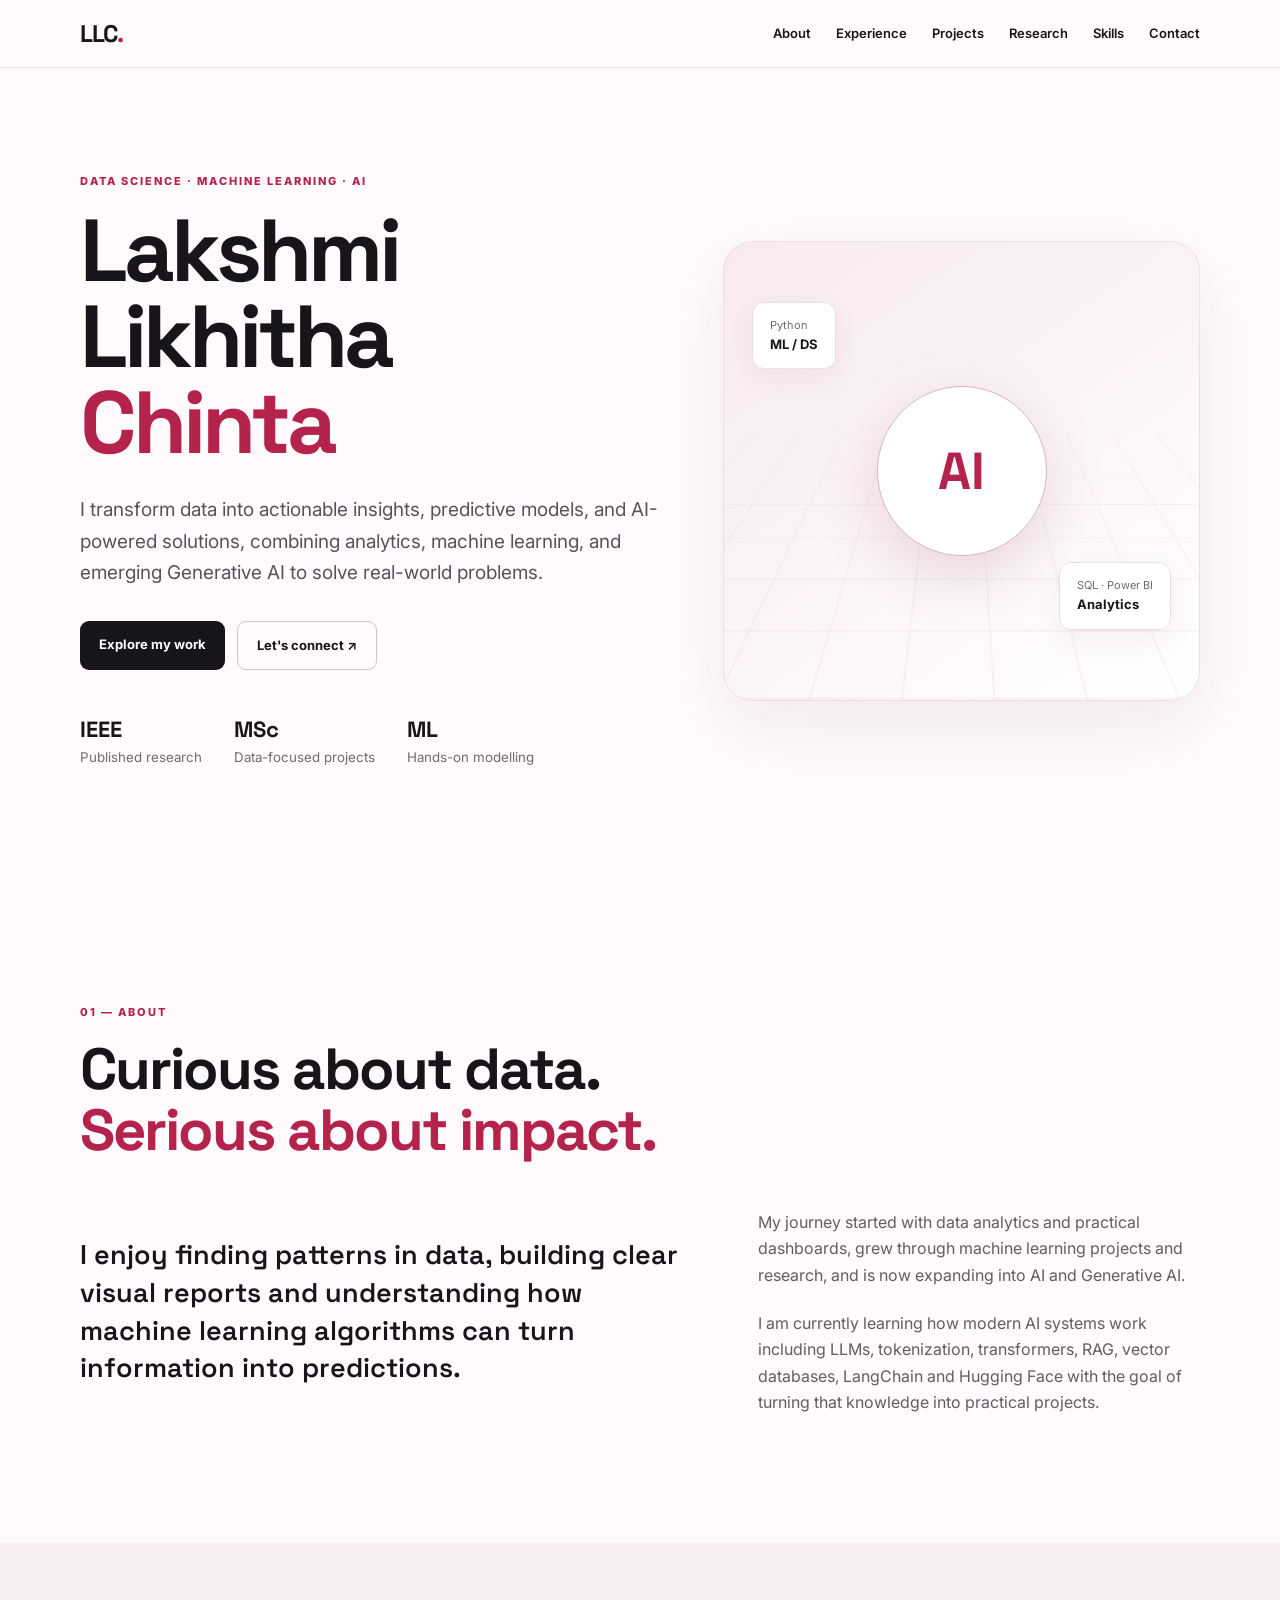
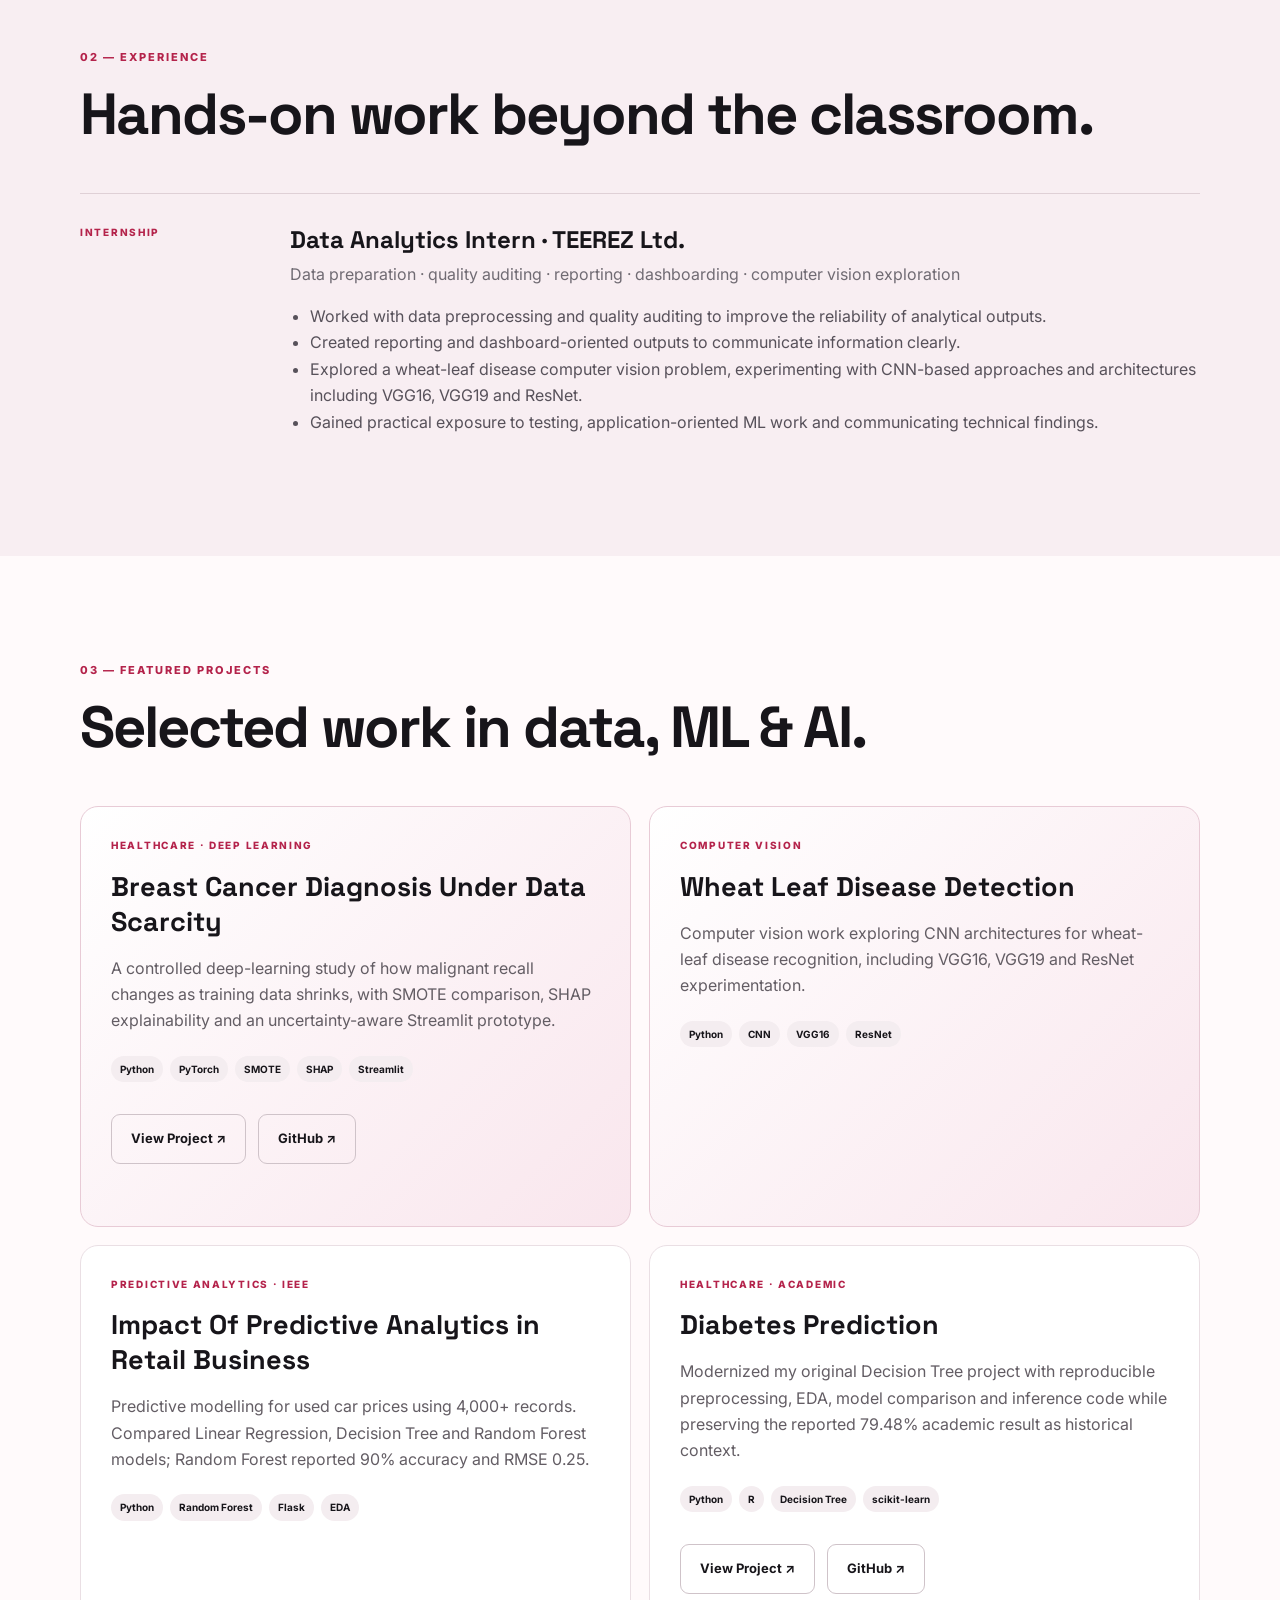
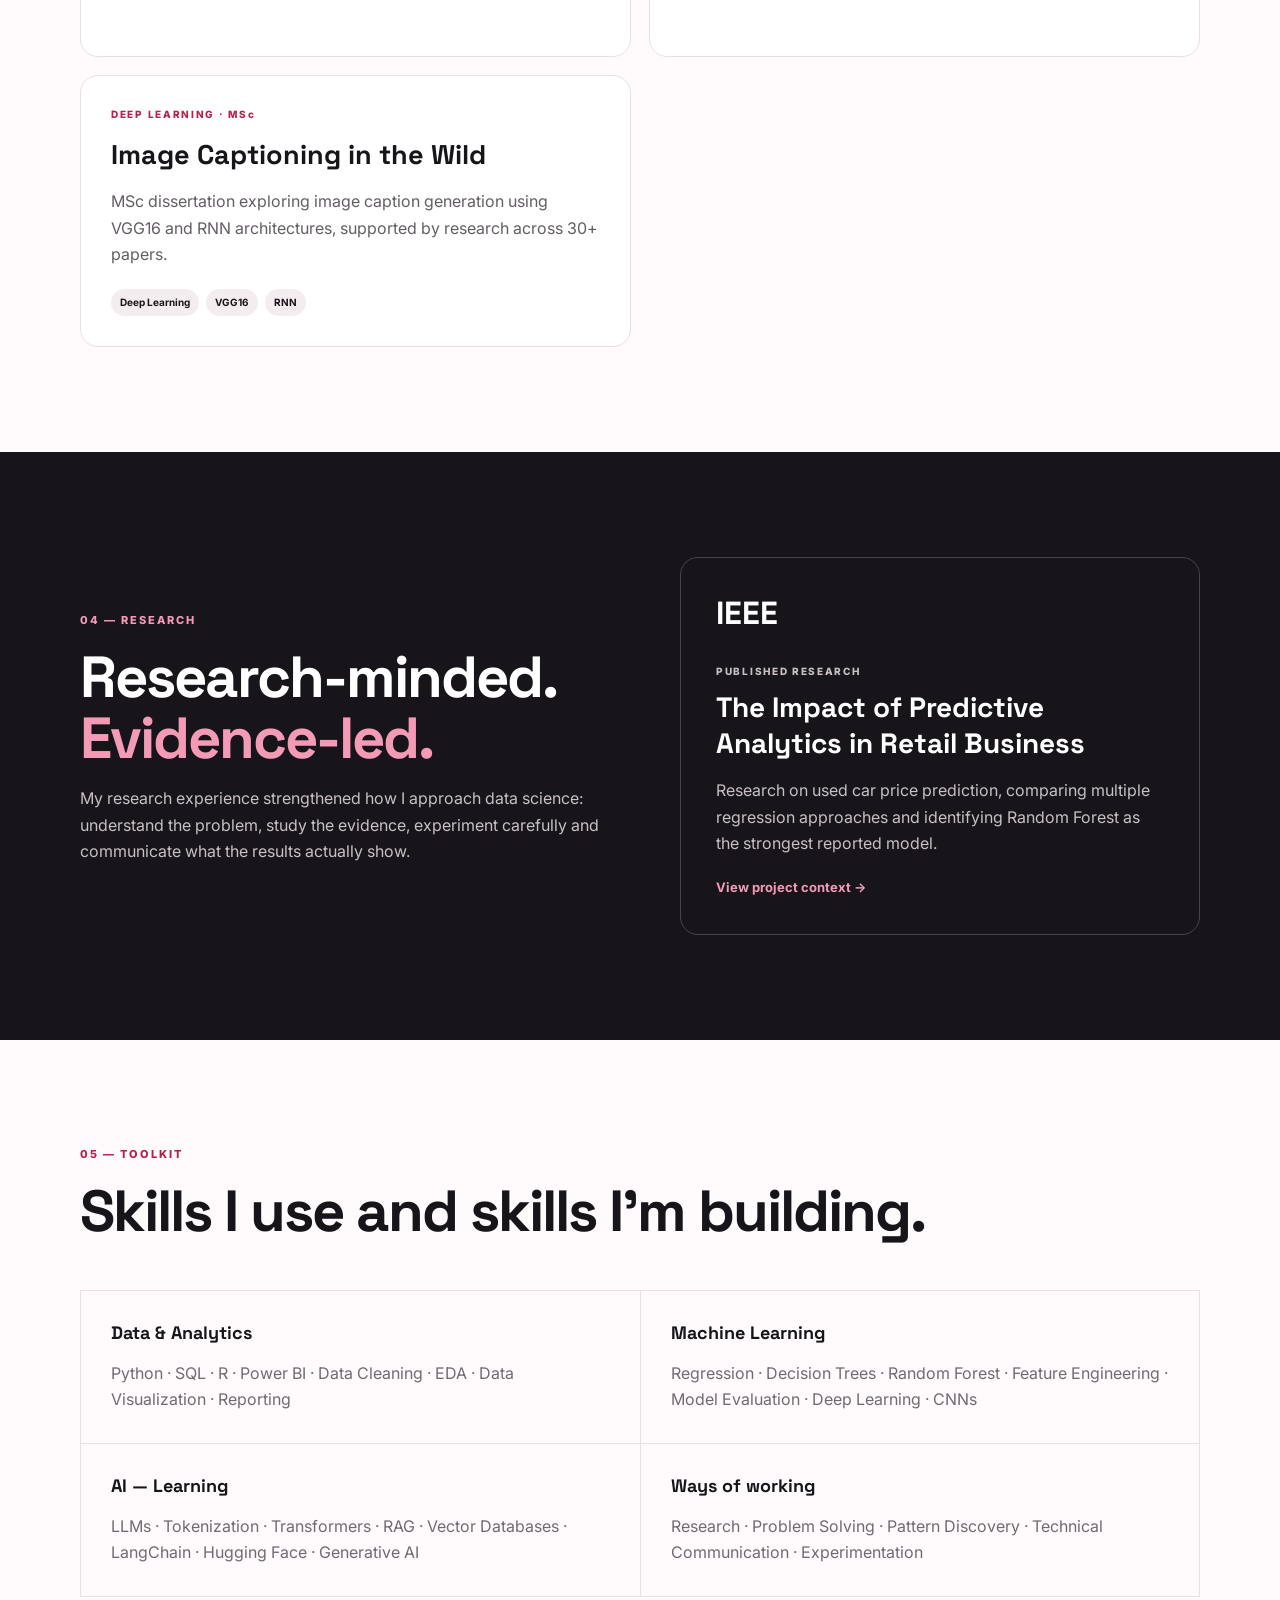
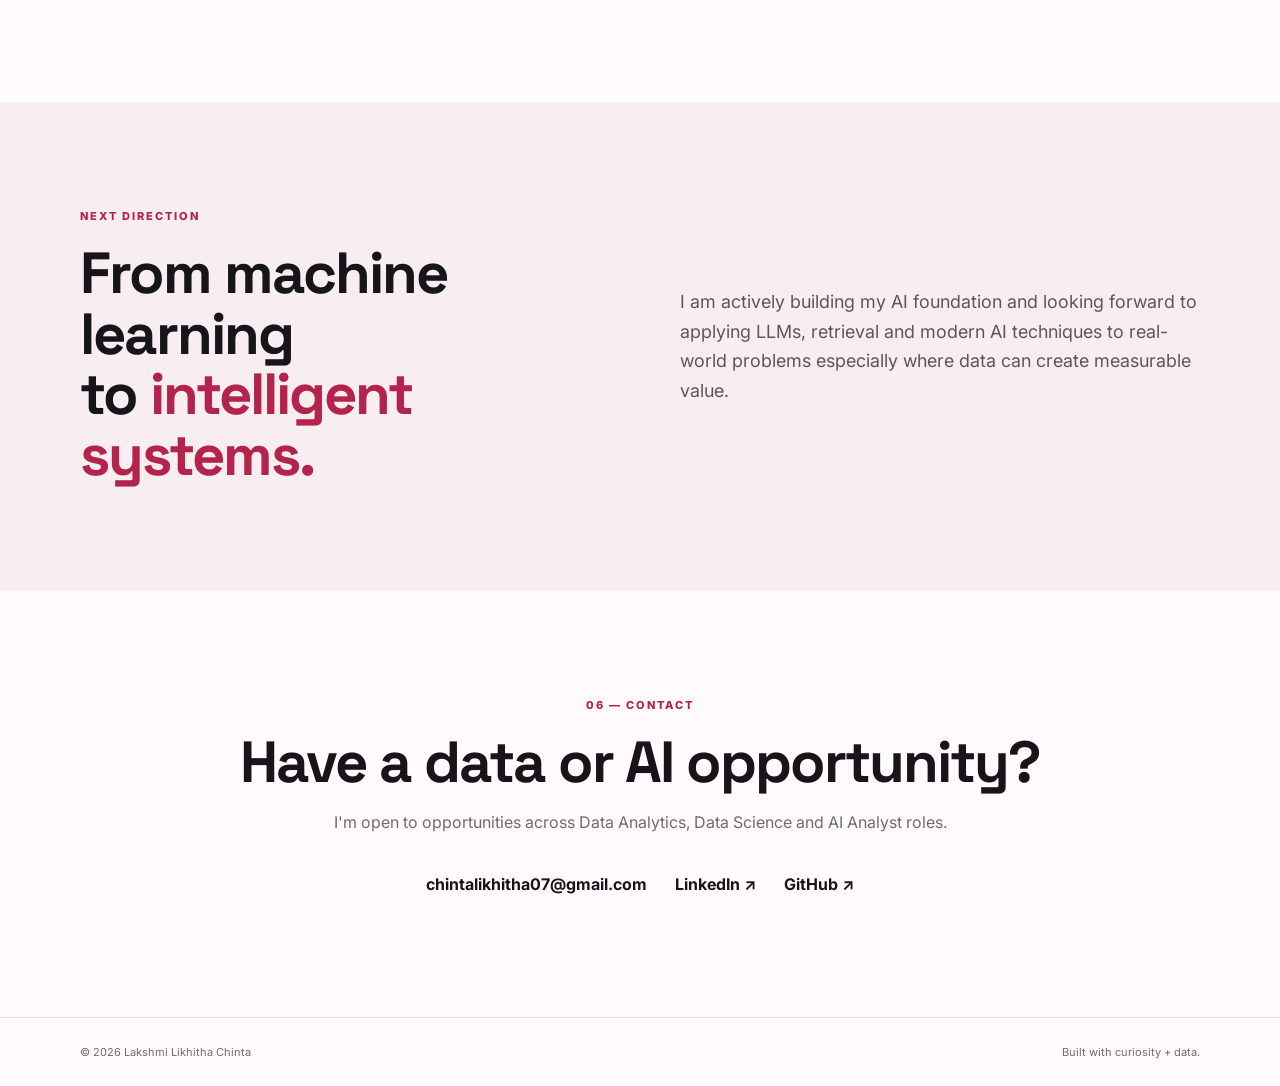
<file: index.html>
<!doctype html>
<html lang="en">
<head>
<meta charset="utf-8"><meta name="viewport" content="width=device-width,initial-scale=1">
<title>Lakshmi Likhitha Chinta | Data Science & AI Professional</title>
<meta name="description" content="Portfolio of Lakshmi Likhitha Chinta — Data Science, Machine Learning, Analytics and emerging Generative AI. Research and IEEE publication.">
<link rel="preconnect" href="https://fonts.googleapis.com"><link rel="preconnect" href="https://fonts.gstatic.com" crossorigin><link href="https://fonts.googleapis.com/css2?family=Inter:wght@400;500;600;700;800&family=Space+Grotesk:wght@500;600;700&display=swap" rel="stylesheet">
<link rel="stylesheet" href="style.css">
</head>
<body>
<header class="nav"><a class="brand" href="#top">LLC<span>.</span></a><nav><a href="#about">About</a><a href="#experience">Experience</a><a href="#projects">Projects</a><a href="#research">Research</a><a href="#skills">Skills</a><a href="#contact">Contact</a></nav></header>
<main id="top">
<section class="hero wrap"><div class="hero-copy"><p class="eyebrow">DATA SCIENCE · MACHINE LEARNING · AI</p><h1>Lakshmi Likhitha<br><span>Chinta</span></h1><p class="lead">I transform data into actionable insights, predictive models, and AI-powered solutions, combining analytics, machine learning, and emerging Generative AI to solve real-world problems.</p><div class="actions"><a class="btn primary" href="#projects">Explore my work</a><a class="btn ghost" href="mailto:chintalikhitha07@gmail.com">Let's connect ↗</a></div><div class="proof"><div><strong>IEEE</strong><small>Published research</small></div><div><strong>MSc</strong><small>Data-focused projects</small></div><div><strong>ML</strong><small>Hands-on modelling</small></div></div></div><div class="hero-card"><div class="grid-art"></div><div class="floating one">Python<br><b>ML / DS</b></div><div class="floating two">SQL · Power BI<br><b>Analytics</b></div><div class="orb">AI</div></div></section>
<section id="about" class="section wrap"><div class="section-head"><p class="eyebrow">01 — ABOUT</p><h2>Curious about data.<br><span>Serious about impact.</span></h2></div><div class="about-grid"><p class="bigtext">I enjoy finding patterns in data, building clear visual reports and understanding how machine learning algorithms can turn information into predictions.</p><div class="copy"><p>My journey started with data analytics and practical dashboards, grew through machine learning projects and research, and is now expanding into AI and Generative AI.</p><p>I am currently learning how modern AI systems work including LLMs, tokenization, transformers, RAG, vector databases, LangChain and Hugging Face with the goal of turning that knowledge into practical projects.</p></div></div></section>
<section id="experience" class="section tinted"><div class="wrap"><div class="section-head"><p class="eyebrow">02 — EXPERIENCE</p><h2>Hands-on work beyond the classroom.</h2></div><article class="experience"><div class="date">INTERNSHIP</div><div><h3>Data Analytics Intern · TEEREZ Ltd.</h3><p class="muted">Data preparation · quality auditing · reporting · dashboarding · computer vision exploration</p><ul><li>Worked with data preprocessing and quality auditing to improve the reliability of analytical outputs.</li><li>Created reporting and dashboard-oriented outputs to communicate information clearly.</li><li>Explored a wheat-leaf disease computer vision problem, experimenting with CNN-based approaches and architectures including VGG16, VGG19 and ResNet.</li><li>Gained practical exposure to testing, application-oriented ML work and communicating technical findings.</li></ul></div></article></div></section>
<section id="projects" class="section wrap"><div class="section-head"><p class="eyebrow">03 — FEATURED PROJECTS</p><h2>Selected work in data, ML & AI.</h2></div><div class="cards"><article class="card featured"><div class="tag">HEALTHCARE · DEEP LEARNING</div><h3>Breast Cancer Diagnosis Under Data Scarcity</h3><p>A controlled deep-learning study of how malignant recall changes as training data shrinks, with SMOTE comparison, SHAP explainability and an uncertainty-aware Streamlit prototype.</p><div class="chips"><span>Python</span><span>PyTorch</span><span>SMOTE</span><span>SHAP</span><span>Streamlit</span></div><div class="actions"><a class="btn ghost" href="projects/breast-cancer-diagnosis/">View Project ↗</a><a class="btn ghost" href="https://github.com/Likhitha-Chinta07/breast-cancer-diagnosis-dl" target="_blank" rel="noopener">GitHub ↗</a></div></article>
<article class="card featured"><div class="tag">COMPUTER VISION</div><h3>Wheat Leaf Disease Detection</h3><p>Computer vision work exploring CNN architectures for wheat-leaf disease recognition, including VGG16, VGG19 and ResNet experimentation.</p><div class="chips"><span>Python</span><span>CNN</span><span>VGG16</span><span>ResNet</span></div></article>
<article class="card"><div class="tag">PREDICTIVE ANALYTICS · IEEE</div><h3>Impact Of Predictive Analytics in Retail Business</h3><p>Predictive modelling for used car prices using 4,000+ records. Compared Linear Regression, Decision Tree and Random Forest models; Random Forest reported 90% accuracy and RMSE 0.25.</p><div class="chips"><span>Python</span><span>Random Forest</span><span>Flask</span><span>EDA</span></div></article>
<article class="card"><div class="tag">HEALTHCARE · ACADEMIC</div><h3>Diabetes Prediction</h3><p>Modernized my original Decision Tree project with reproducible preprocessing, EDA, model comparison and inference code while preserving the reported 79.48% academic result as historical context.</p><div class="chips"><span>Python</span><span>R</span><span>Decision Tree</span><span>scikit-learn</span></div><div class="actions"><a class="btn ghost" href="projects/diabetes-prediction/">View Project ↗</a><a class="btn ghost" href="https://github.com/Likhitha-Chinta07/Likhitha-Chinta07.github.io/tree/main/projects/diabetes-prediction" target="_blank" rel="noopener">GitHub ↗</a></div></article>
<article class="card"><div class="tag">DEEP LEARNING · MSc</div><h3>Image Captioning in the Wild</h3><p>MSc dissertation exploring image caption generation using VGG16 and RNN architectures, supported by research across 30+ papers.</p><div class="chips"><span>Deep Learning</span><span>VGG16</span><span>RNN</span></div></article>
</div></section>
<section id="research" class="section dark"><div class="wrap research-grid"><div><p class="eyebrow">04 — RESEARCH</p><h2>Research-minded.<br><span>Evidence-led.</span></h2><p>My research experience strengthened how I approach data science: understand the problem, study the evidence, experiment carefully and communicate what the results actually show.</p></div><div class="publication"><div class="pub-mark">IEEE</div><p class="tag">PUBLISHED RESEARCH</p><h3>The Impact of Predictive Analytics in Retail Business</h3><p>Research on used car price prediction, comparing multiple regression approaches and identifying Random Forest as the strongest reported model.</p><a href="#projects">View project context →</a></div></div></section>
<section id="skills" class="section wrap"><div class="section-head"><p class="eyebrow">05 — TOOLKIT</p><h2>Skills I use and skills I'm building.</h2></div><div class="skill-grid"><div><h3>Data & Analytics</h3><p>Python · SQL · R · Power BI · Data Cleaning · EDA · Data Visualization · Reporting</p></div><div><h3>Machine Learning</h3><p>Regression · Decision Trees · Random Forest · Feature Engineering · Model Evaluation · Deep Learning · CNNs</p></div><div><h3>AI — Learning</h3><p>LLMs · Tokenization · Transformers · RAG · Vector Databases · LangChain · Hugging Face · Generative AI</p></div><div><h3>Ways of working</h3><p>Research · Problem Solving · Pattern Discovery · Technical Communication · Experimentation</p></div></div></section>
<section class="section tinted"><div class="wrap next"><div><p class="eyebrow">NEXT DIRECTION</p><h2>From machine learning<br>to <span>intelligent systems.</span></h2></div><p>I am actively building my AI foundation and looking forward to applying LLMs, retrieval and modern AI techniques to real-world problems especially where data can create measurable value.</p></div></section>
<section id="contact" class="section contact wrap"><p class="eyebrow">06 — CONTACT</p><h2>Have a data or AI opportunity?</h2><p>I'm open to opportunities across Data Analytics, Data Science and AI Analyst roles.</p><div class="contact-links"><a href="mailto:chintalikhitha07@gmail.com">chintalikhitha07@gmail.com</a><a href="https://www.linkedin.com/in/chinta-likhitha/" target="_blank" rel="noopener">LinkedIn ↗</a><a href="https://github.com/Likhitha-Chinta07" target="_blank" rel="noopener">GitHub ↗</a></div></section>
</main><footer><div class="wrap"><span>© 2026 Lakshmi Likhitha Chinta</span><span>Built with curiosity + data.</span></div></footer><script src="script.js"></script></body></html>
</file>
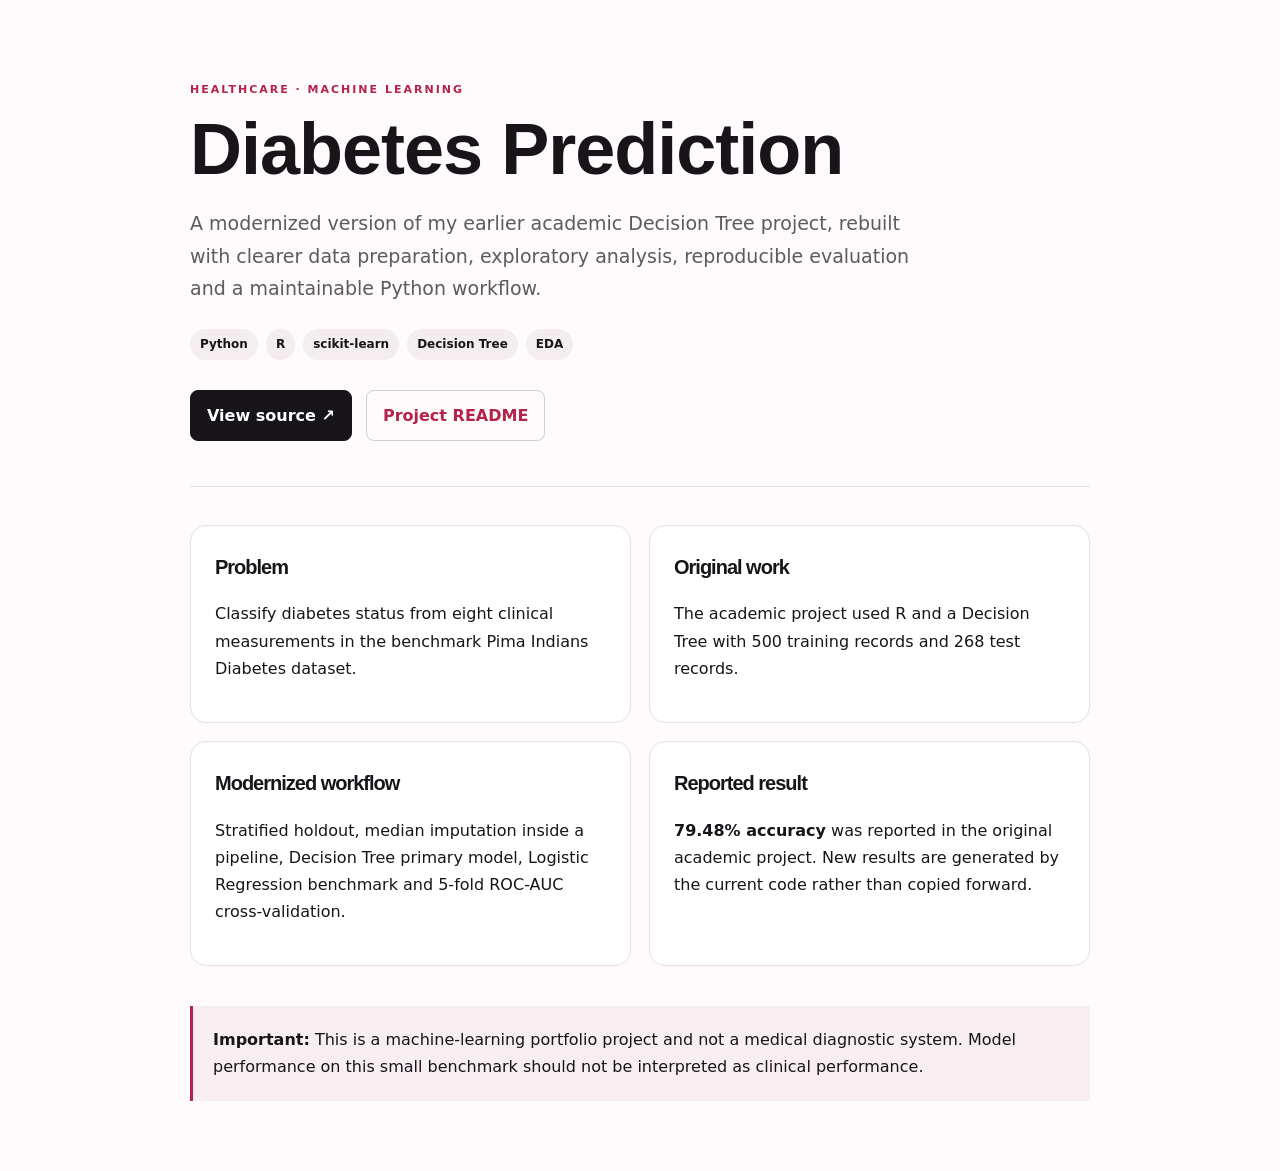
<file: projects/diabetes-prediction/index.html>
<!doctype html>
<html lang="en">
<head>
<meta charset="utf-8">
<meta name="viewport" content="width=device-width, initial-scale=1">
<title>Diabetes Prediction | Lakshmi Likhitha Chinta</title>
<style>
body{margin:0;background:#fffafb;color:#17151a;font-family:Inter,system-ui,sans-serif;line-height:1.7}.wrap{width:min(900px,calc(100% - 36px));margin:auto;padding:70px 0}a{color:#b4234b;text-decoration:none;font-weight:700}.eyebrow{font-size:11px;letter-spacing:2px;font-weight:800;color:#b4234b}.hero{border-bottom:1px solid #eadfe4;padding-bottom:45px}h1,h2{font-family:Arial,sans-serif;letter-spacing:-1px}h1{font-size:clamp(42px,7vw,72px);line-height:1.05;margin:12px 0 20px}.lead{font-size:19px;color:#5f5960;max-width:720px}.grid{display:grid;grid-template-columns:repeat(2,1fr);gap:18px;margin-top:38px}.card{background:#fff;border:1px solid #eadfe4;border-radius:16px;padding:24px}.card h2{font-size:20px;margin-top:0}.chips{display:flex;gap:8px;flex-wrap:wrap;margin-top:25px}.chips span{background:#f4edf0;border-radius:999px;padding:5px 10px;font-size:12px;font-weight:700}.note{margin-top:40px;padding:20px;border-left:3px solid #b4234b;background:#f8eef2}.actions{display:flex;gap:14px;flex-wrap:wrap;margin-top:30px}.button{display:inline-block;padding:11px 16px;border-radius:8px;border:1px solid #d8cbd1}.primary{background:#17151a;color:white;border-color:#17151a}@media(max-width:650px){.grid{grid-template-columns:1fr}}
</style>
</head>
<body>
<main class="wrap">
<section class="hero">
<p class="eyebrow">HEALTHCARE · MACHINE LEARNING</p>
<h1>Diabetes Prediction</h1>
<p class="lead">A modernized version of my earlier academic Decision Tree project, rebuilt with clearer data preparation, exploratory analysis, reproducible evaluation and a maintainable Python workflow.</p>
<div class="chips"><span>Python</span><span>R</span><span>scikit-learn</span><span>Decision Tree</span><span>EDA</span></div>
<div class="actions"><a class="button primary" href="https://github.com/Likhitha-Chinta07/Likhitha-Chinta07.github.io/tree/main/projects/diabetes-prediction">View source ↗</a><a class="button" href="README.md">Project README</a></div>
</section>
<section class="grid">
<article class="card"><h2>Problem</h2><p>Classify diabetes status from eight clinical measurements in the benchmark Pima Indians Diabetes dataset.</p></article>
<article class="card"><h2>Original work</h2><p>The academic project used R and a Decision Tree with 500 training records and 268 test records.</p></article>
<article class="card"><h2>Modernized workflow</h2><p>Stratified holdout, median imputation inside a pipeline, Decision Tree primary model, Logistic Regression benchmark and 5-fold ROC-AUC cross-validation.</p></article>
<article class="card"><h2>Reported result</h2><p><strong>79.48% accuracy</strong> was reported in the original academic project. New results are generated by the current code rather than copied forward.</p></article>
</section>
<div class="note"><strong>Important:</strong> This is a machine-learning portfolio project and not a medical diagnostic system. Model performance on this small benchmark should not be interpreted as clinical performance.</div>
</main>
</body>
</html>
</file>
<file: style.css>
:root{--ink:#17151a;--muted:#706b73;--paper:#fffafb;--pink:#f6dce7;--accent:#b4234b;--line:#eadfe4;--dark:#17151a}*{box-sizing:border-box}html{scroll-behavior:smooth}body{margin:0;color:var(--ink);background:var(--paper);font-family:Inter,system-ui,sans-serif;line-height:1.65}a{color:inherit;text-decoration:none}.wrap{width:min(1120px,calc(100% - 40px));margin:auto}.nav{position:sticky;top:0;z-index:20;display:flex;justify-content:space-between;align-items:center;padding:18px max(20px,calc((100vw - 1120px)/2));background:rgba(255,250,251,.9);backdrop-filter:blur(14px);border-bottom:1px solid var(--line)}.brand{font:700 24px 'Space Grotesk';letter-spacing:-1px}.brand span,.eyebrow,h1 span,h2 span{color:var(--accent)}nav{display:flex;gap:25px;font-size:13px;font-weight:600}nav a:hover{color:var(--accent)}.hero{min-height:calc(100vh - 70px);display:grid;grid-template-columns:1.1fr .9fr;align-items:center;gap:60px;padding-top:55px;padding-bottom:80px}.eyebrow{font-size:11px;letter-spacing:2px;font-weight:800;margin:0 0 18px}.hero h1{font:700 clamp(52px,7vw,88px)/.98 'Space Grotesk';letter-spacing:-4px;margin:0 0 28px}.lead{font-size:19px;color:#57525a;max-width:680px}.actions{display:flex;gap:12px;margin:32px 0}.btn{padding:13px 19px;border-radius:9px;font-weight:700;font-size:13px}.primary{background:var(--ink);color:white}.ghost{border:1px solid #cfc3c9}.proof{display:flex;gap:32px;margin-top:45px}.proof strong{display:block;font:700 22px 'Space Grotesk'}.proof small{color:var(--muted)}.hero-card{height:460px;position:relative;border-radius:30px;background:linear-gradient(145deg,#f8e9ef,#fff);overflow:hidden;border:1px solid var(--line);box-shadow:0 25px 70px #5a213514}.grid-art{position:absolute;inset:0;background-image:linear-gradient(#d9bdc72a 1px,transparent 1px),linear-gradient(90deg,#d9bdc72a 1px,transparent 1px);background-size:42px 42px;transform:perspective(500px) rotateX(55deg) scale(1.5);top:28%}.orb{position:absolute;left:50%;top:50%;transform:translate(-50%,-50%);width:170px;height:170px;border-radius:50%;display:grid;place-items:center;background:#fff;border:1px solid #d8b5c2;box-shadow:0 20px 60px #8e36522b;font:700 52px 'Space Grotesk';color:var(--accent)}.floating{position:absolute;background:#fff;padding:13px 17px;border:1px solid var(--line);border-radius:12px;box-shadow:0 10px 30px #4d25300f;font-size:11px;color:var(--muted)}.floating b{color:var(--ink);font-size:13px}.one{left:28px;top:60px}.two{right:28px;bottom:70px}.section{padding:105px 0}.section-head{margin-bottom:48px}.section h2{font:700 clamp(36px,5vw,58px)/1.05 'Space Grotesk';letter-spacing:-2px;margin:0}.about-grid{display:grid;grid-template-columns:1.15fr .85fr;gap:80px}.bigtext{font:600 27px/1.4 'Space Grotesk'}.copy{color:#625c63}.copy p{margin-top:0;margin-bottom:22px}.tinted{background:#f8eef2}.experience{display:grid;grid-template-columns:180px 1fr;gap:30px;border-top:1px solid #dfd0d6;padding-top:30px}.date,.tag{font-size:10px;letter-spacing:1.7px;font-weight:800;color:var(--accent)}.experience h3,.card h3,.publication h3,.skill-grid h3{font:700 24px 'Space Grotesk';margin:0 0 6px}.muted{color:var(--muted);margin-top:0}.experience ul{padding-left:20px;color:#57515a}.cards{display:grid;grid-template-columns:repeat(2,1fr);gap:18px}.card{background:#fff;border:1px solid var(--line);border-radius:18px;padding:30px;min-height:260px;transition:transform .25s,box-shadow .25s}.card:hover{transform:translateY(-5px);box-shadow:0 20px 50px #3d19230d}.card.featured{background:linear-gradient(135deg,#fff,#f9e6ed);border-color:#e8cbd6}.card h3{font-size:27px;margin-top:15px}.card p{color:#635d64}.chips{display:flex;flex-wrap:wrap;gap:7px;margin-top:22px}.chips span{font-size:10px;font-weight:700;padding:5px 9px;background:#f4edf0;border-radius:999px}.dark{background:var(--dark);color:#fff}.dark .eyebrow,.dark h2 span{color:#f39ab7}.research-grid{display:grid;grid-template-columns:1fr 1fr;gap:80px;align-items:center}.research-grid>div>p:not(.eyebrow){color:#c9c0c5}.publication{padding:35px;border:1px solid #4a4248;border-radius:18px}.pub-mark{font:700 32px 'Space Grotesk';margin-bottom:30px}.publication h3{font-size:28px}.publication a{color:#f39ab7;font-weight:700;font-size:13px}.skill-grid{display:grid;grid-template-columns:repeat(2,1fr);gap:1px;background:var(--line);border:1px solid var(--line)}.skill-grid>div{background:var(--paper);padding:30px}.skill-grid h3{font-size:18px}.skill-grid p{color:var(--muted);margin-bottom:0}.next{display:grid;grid-template-columns:1fr 1fr;gap:80px;align-items:center}.next>p{font-size:18px;color:#5d565d}.contact{text-align:center;padding-bottom:120px}.contact>p:not(.eyebrow){color:var(--muted)}.contact-links{display:flex;justify-content:center;gap:28px;margin-top:35px;font-weight:700}.contact-links a:hover{color:var(--accent)}footer{border-top:1px solid var(--line);padding:25px 0;color:var(--muted);font-size:11px}footer .wrap{display:flex;justify-content:space-between}@media(max-width:800px){nav{display:none}.hero,.about-grid,.research-grid,.next{grid-template-columns:1fr;gap:35px}.hero{padding-top:45px}.hero-card{height:350px}.proof{gap:20px}.section{padding:75px 0}.cards,.skill-grid{grid-template-columns:1fr}.experience{grid-template-columns:1fr;gap:8px}.next{gap:20px}.contact-links{flex-direction:column;gap:12px}.hero h1{letter-spacing:-3px}.wrap{width:min(100% - 28px,1120px)}}
</file>
